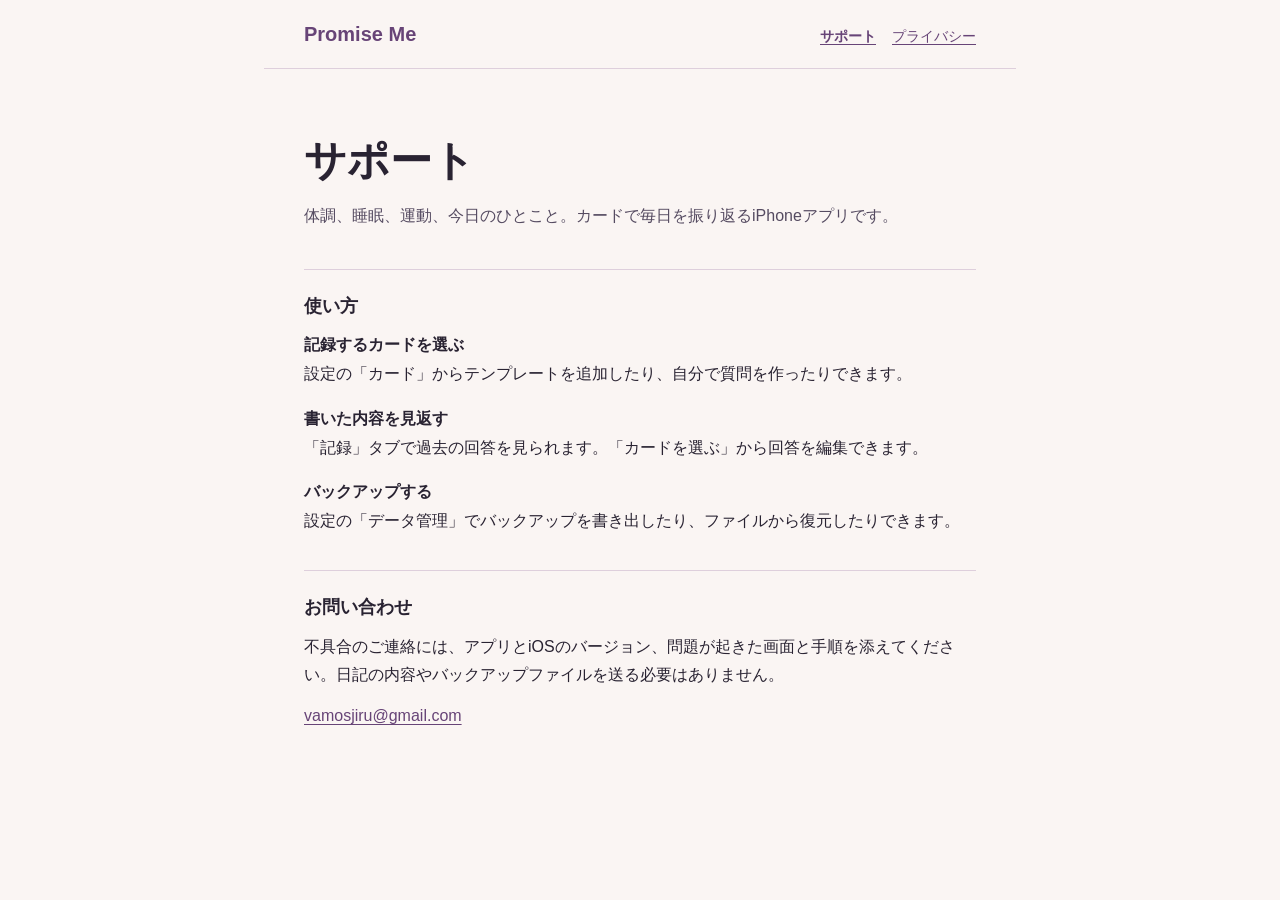
<file: index.html>
<!doctype html>
<html lang="ja">
<head>
  <meta charset="utf-8">
  <meta name="viewport" content="width=device-width, initial-scale=1">
  <meta name="description" content="Promise Meの使い方とお問い合わせ先。">
  <title>サポート | Promise Me</title>
  <link rel="stylesheet" href="style.css">
</head>
<body>
  <header>
    <a class="brand" href="./">Promise Me</a>
    <nav aria-label="サイト内のページ">
      <a href="./" aria-current="page">サポート</a>
      <a href="privacy/">プライバシー</a>
    </nav>
  </header>
  <main>
    <h1>サポート</h1>
    <p class="intro">体調、睡眠、運動、今日のひとこと。カードで毎日を振り返るiPhoneアプリです。</p>
    <section>
      <h2>使い方</h2>
      <dl>
        <dt>記録するカードを選ぶ</dt>
        <dd>設定の「カード」からテンプレートを追加したり、自分で質問を作ったりできます。</dd>
        <dt>書いた内容を見返す</dt>
        <dd>「記録」タブで過去の回答を見られます。「カードを選ぶ」から回答を編集できます。</dd>
        <dt>バックアップする</dt>
        <dd>設定の「データ管理」でバックアップを書き出したり、ファイルから復元したりできます。</dd>
      </dl>
    </section>
    <section>
      <h2>お問い合わせ</h2>
      <p>不具合のご連絡には、アプリとiOSのバージョン、問題が起きた画面と手順を添えてください。日記の内容やバックアップファイルを送る必要はありません。</p>
      <a class="contact" href="mailto:vamosjiru@gmail.com">vamosjiru@gmail.com</a>
    </section>
  </main>
</body>
</html>
</file>
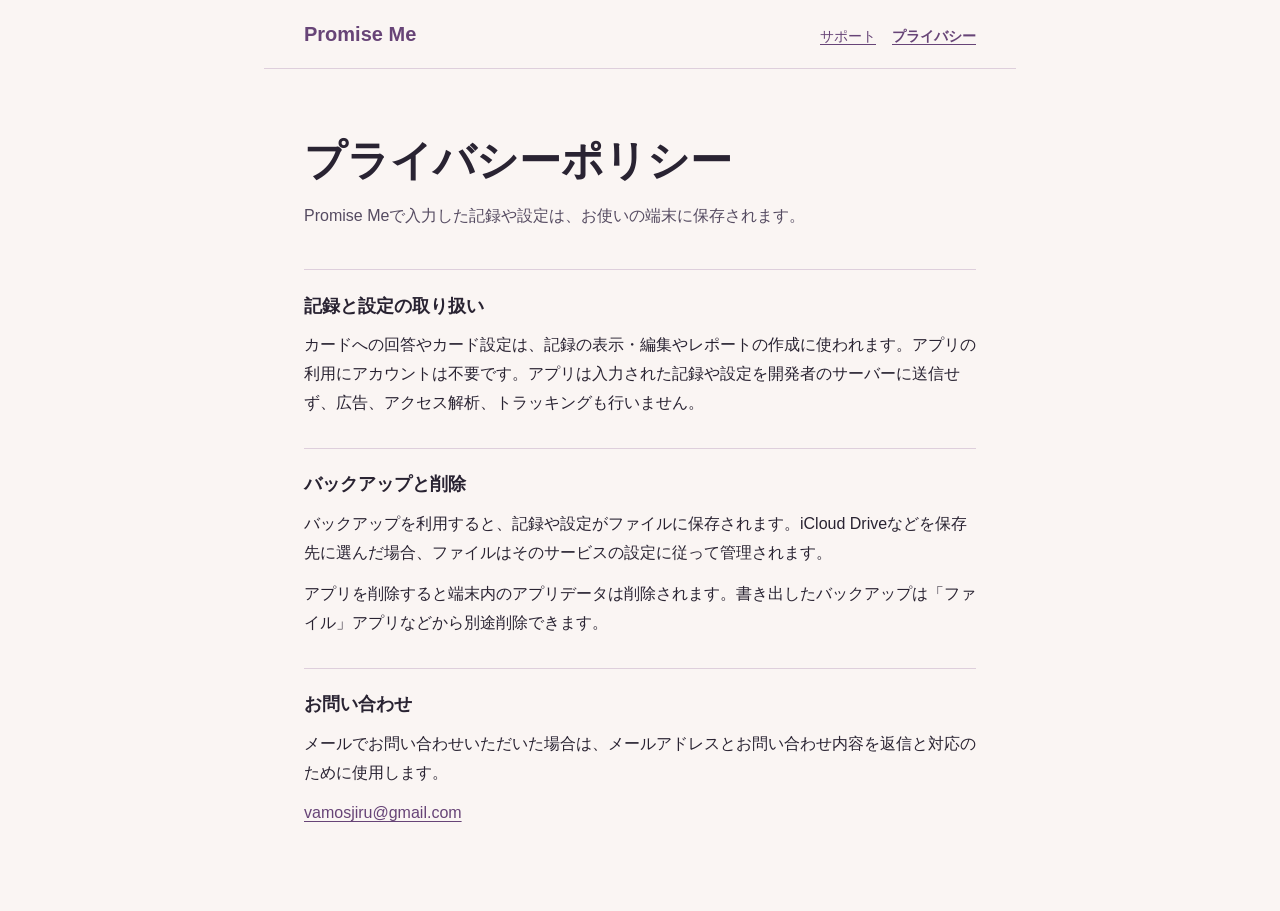
<file: privacy/index.html>
<!doctype html>
<html lang="ja">
<head>
  <meta charset="utf-8">
  <meta name="viewport" content="width=device-width, initial-scale=1">
  <meta name="description" content="Promise Meが記録やバックアップをどう扱うかについて。">
  <title>プライバシーポリシー | Promise Me</title>
  <link rel="stylesheet" href="../style.css">
</head>
<body>
  <header>
    <a class="brand" href="../">Promise Me</a>
    <nav aria-label="サイト内のページ">
      <a href="../">サポート</a>
      <a href="./" aria-current="page">プライバシー</a>
    </nav>
  </header>
  <main>
    <h1>プライバシーポリシー</h1>
    <p class="intro">Promise Meで入力した記録や設定は、お使いの端末に保存されます。</p>
    <section>
      <h2>記録と設定の取り扱い</h2>
      <p>カードへの回答やカード設定は、記録の表示・編集やレポートの作成に使われます。アプリの利用にアカウントは不要です。アプリは入力された記録や設定を開発者のサーバーに送信せず、広告、アクセス解析、トラッキングも行いません。</p>
    </section>
    <section>
      <h2>バックアップと削除</h2>
      <p>バックアップを利用すると、記録や設定がファイルに保存されます。iCloud Driveなどを保存先に選んだ場合、ファイルはそのサービスの設定に従って管理されます。</p>
      <p>アプリを削除すると端末内のアプリデータは削除されます。書き出したバックアップは「ファイル」アプリなどから別途削除できます。</p>
    </section>
    <section>
      <h2>お問い合わせ</h2>
      <p>メールでお問い合わせいただいた場合は、メールアドレスとお問い合わせ内容を返信と対応のために使用します。</p>
      <a class="contact" href="mailto:vamosjiru@gmail.com">vamosjiru@gmail.com</a>
    </section>
  </main>
</body>
</html>
</file>
<file: style.css>
:root {
  color-scheme: light;
  font-family: "Hiragino Sans", "Noto Sans JP", sans-serif;
  color: #292332;
  background: #faf5f3;
  line-height: 1.8;
}

body { margin: 0; }

header, main {
  max-width: 42rem;
  margin: 0 auto;
  padding-inline: clamp(1.25rem, 5vw, 2.5rem);
}

header {
  display: flex;
  flex-wrap: wrap;
  gap: .5rem 1.25rem;
  align-items: baseline;
  justify-content: space-between;
  padding-block: 1rem;
  border-bottom: 1px solid #decfdc;
}

a { color: #674477; text-underline-offset: .2em; }
a:focus-visible { outline: 2px solid #674477; outline-offset: 4px; }
.brand { font-size: 1.25rem; font-weight: 750; text-decoration: none; }
nav { display: flex; flex-wrap: wrap; gap: 1rem; font-size: .9rem; }
nav a[aria-current="page"] { font-weight: 700; }

main { padding-block: clamp(2rem, 7vw, 4rem); }
h1 { margin: 0; font-size: clamp(1.7rem, 5vw, 2.6rem); line-height: 1.35; }
.intro { color: #554b61; margin: .8rem 0 2.4rem; }
section { border-top: 1px solid #decfdc; padding-block: 1.15rem; }
h2 { font-size: 1.15rem; margin: 0 0 .6rem; }
p { margin: 0 0 .75rem; }
dl { margin: 0; }
dt { font-weight: 700; }
dd { margin: 0 0 1rem; }
.contact { display: inline-block; overflow-wrap: anywhere; }
</file>
